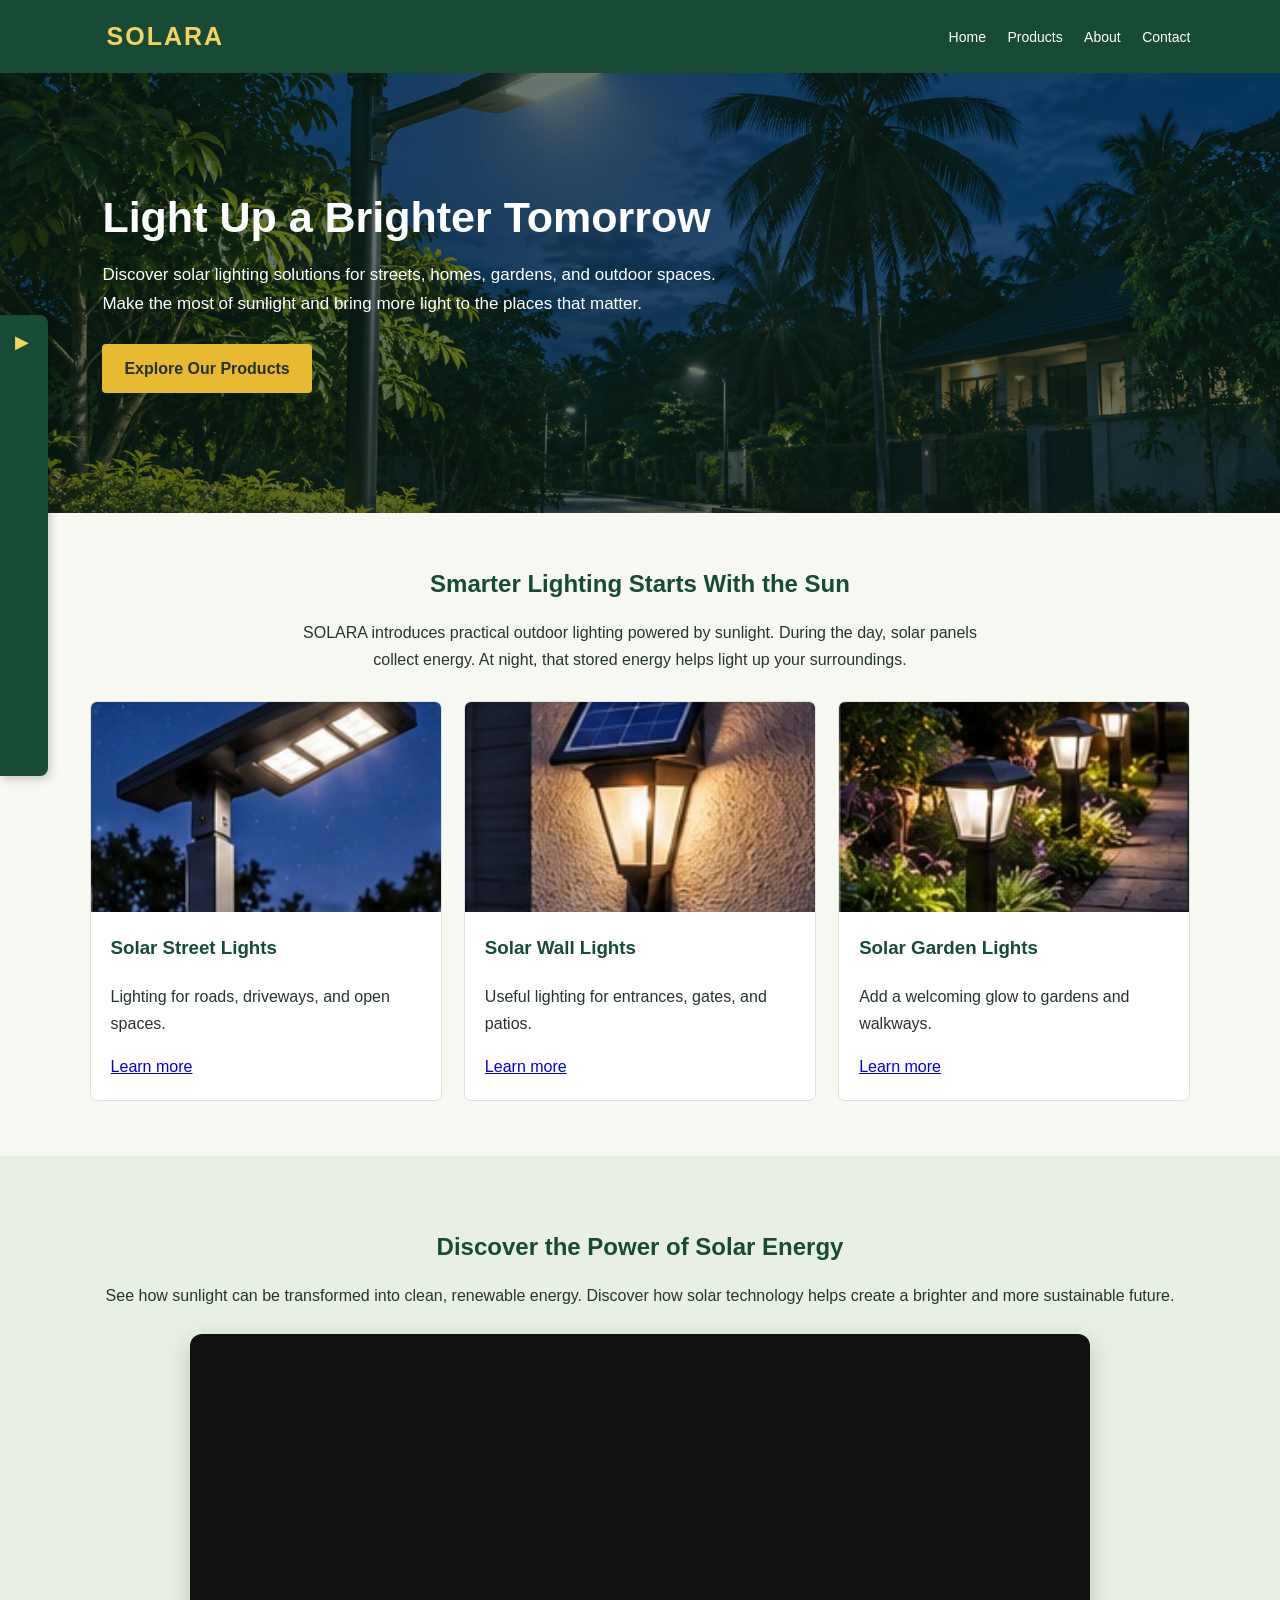
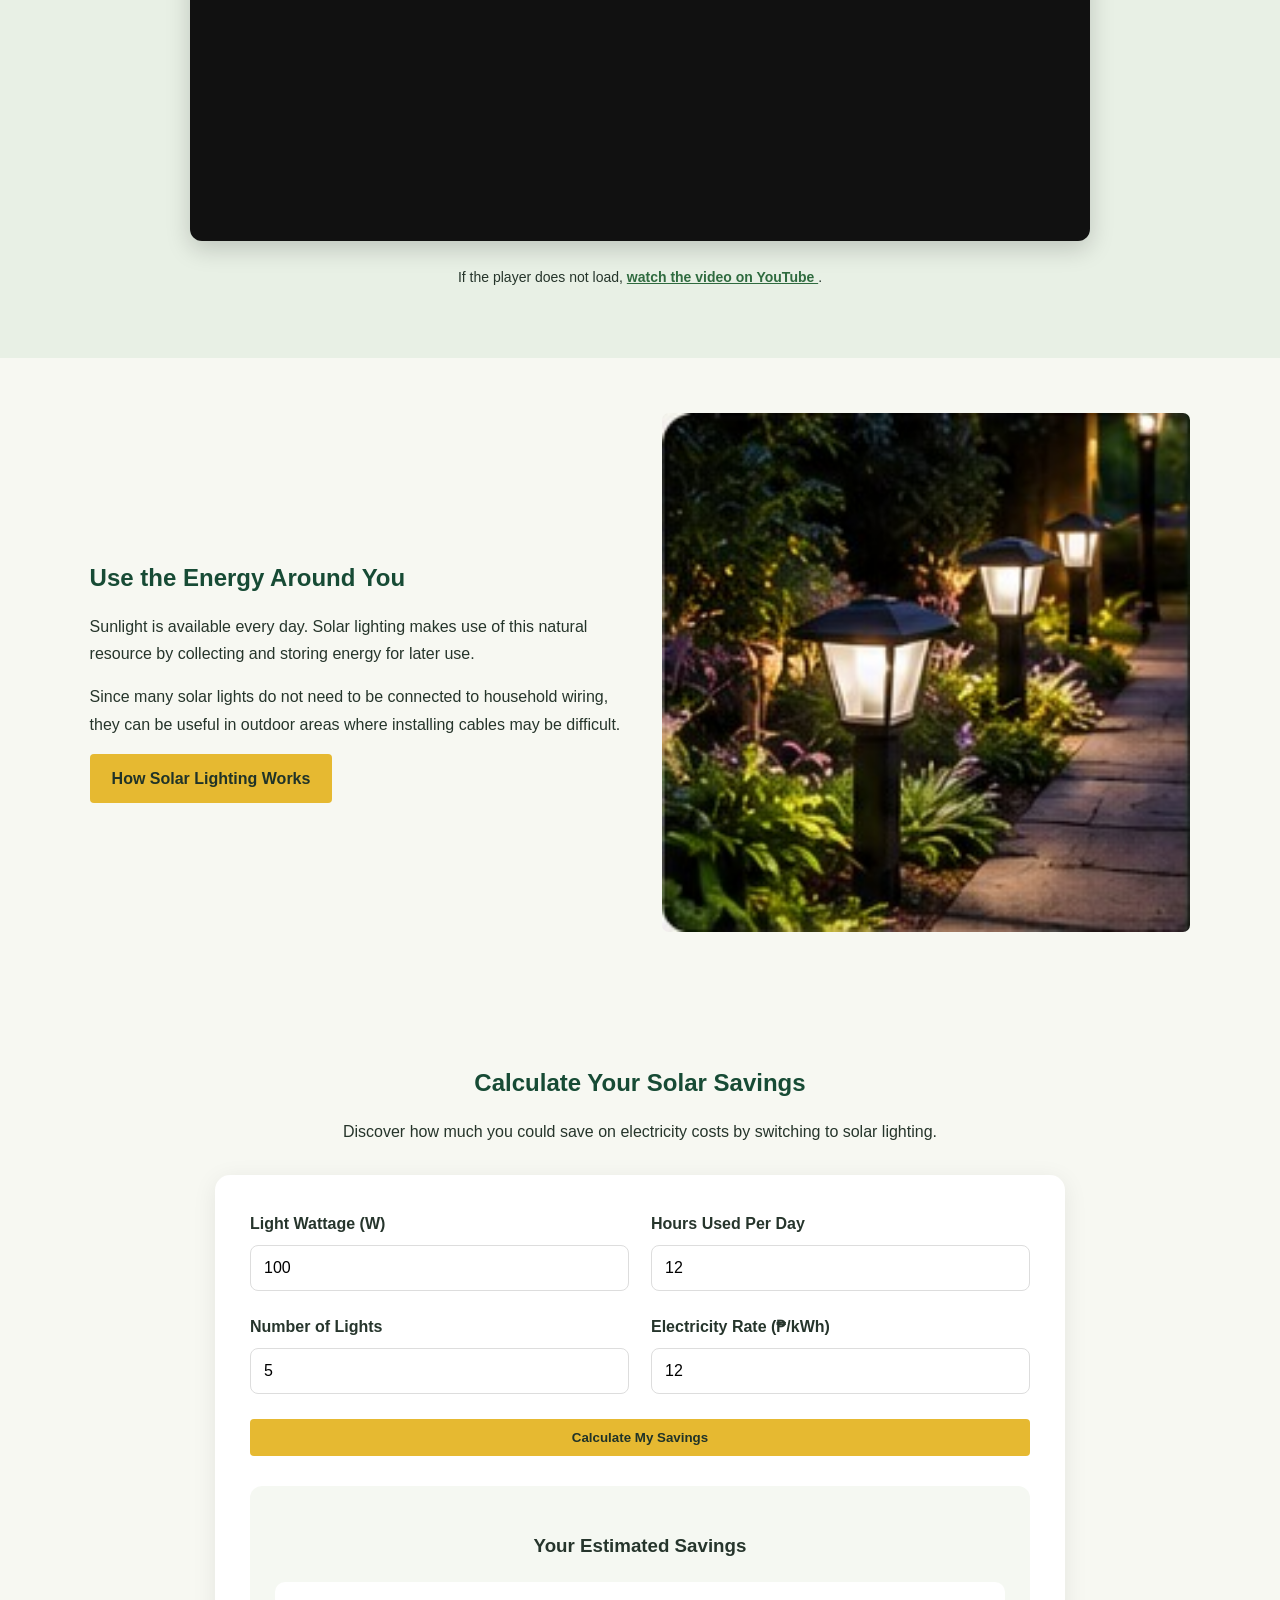
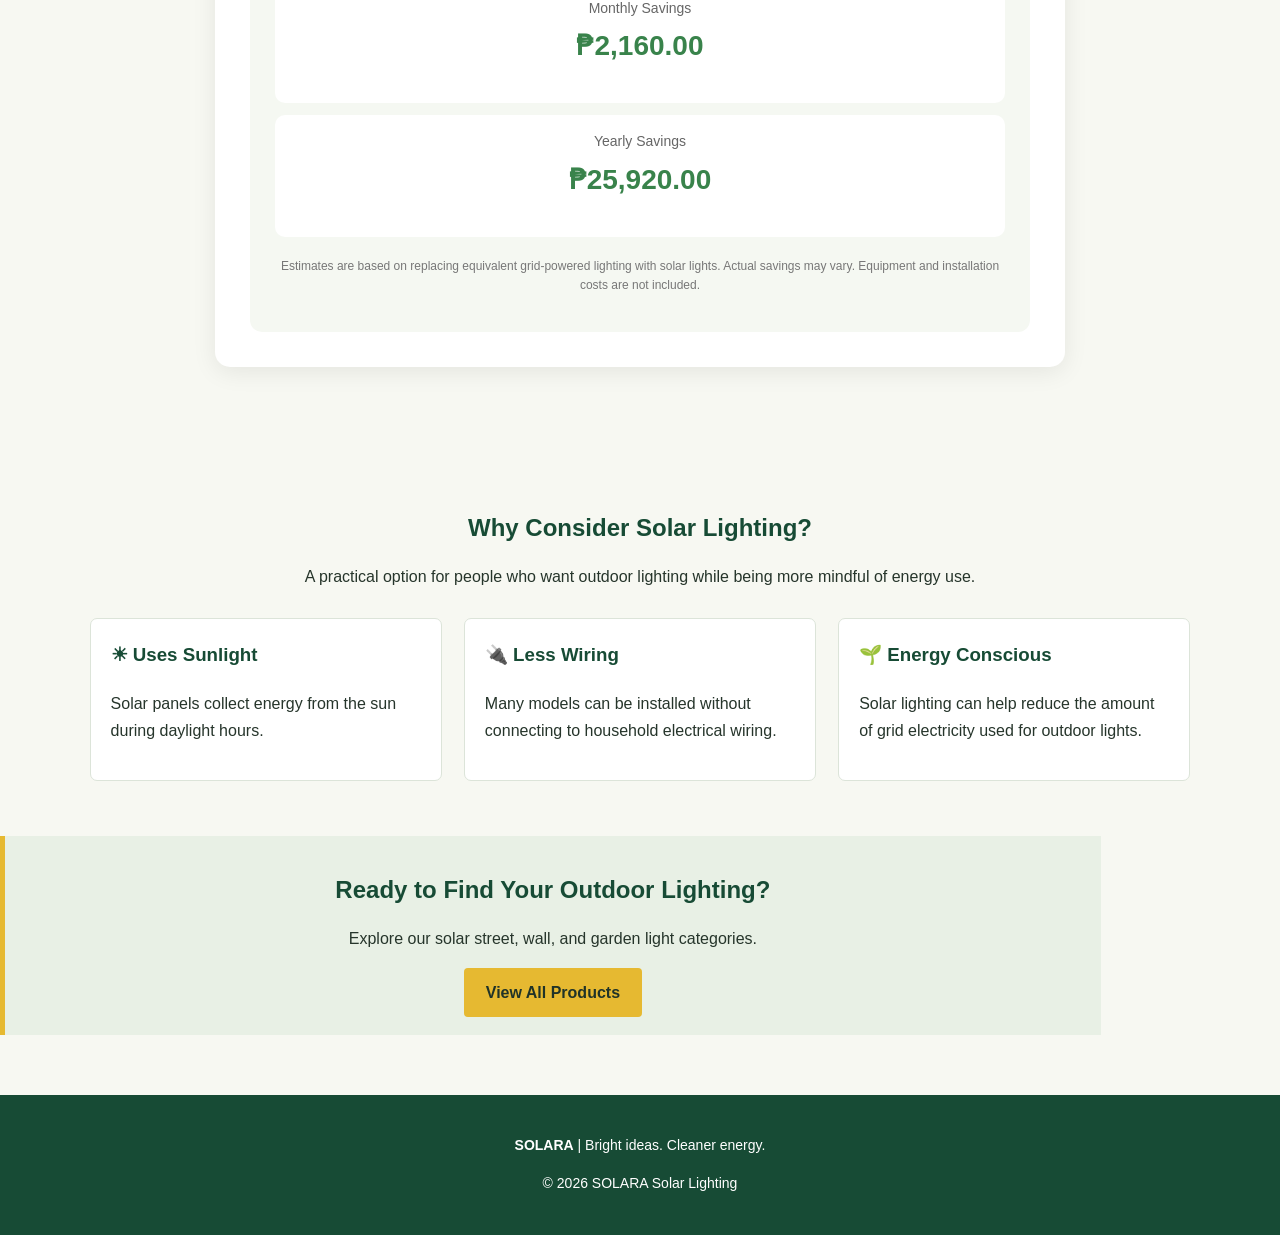
<file: index.html>
<html>
<head>
    <title>SOLARA | Solar Lighting</title>
    <link rel="stylesheet" href="style.css">
    <meta name="viewport" content="width=device-width, initial-scale=1.0">
</head>
<body>
<!-- Redeploy SOLARA website -->
<header>
    <nav>
        <a class="logo" href="index.html">SOLARA</a>
        <div>
            <a href="index.html">Home</a>
            <a href="products.html">Products</a>
            <a href="about.html">About</a>
            <a href="contact.html">Contact</a>
        </div>
    </nav>
</header>

<aside class="sidebar">
    <span class="sidebar-label">Explore</span>
    <img class="sidebar-photo" src="solar-sidebar.jpg" alt="Solar street light at dusk">
    <div class="sidebar-links">
        <a href="index.html">⌂ Home</a>
        <a href="products.html">▦ Products</a>
        <a href="streetlight.html">☀ Street Lights</a>
        <a href="walllight.html">▣ Wall Lights</a>
        <a href="gardenlight.html">✿ Garden Lights</a>
        <a href="about.html">ⓘ About Solar</a>
        <a href="contact.html">✉ Contact</a>
    </div>
</aside>

<section class="hero">
    <div class="hero-content">
        <h1>Light Up a Brighter Tomorrow</h1>
        <p>Discover solar lighting solutions for streets, homes, gardens, and outdoor spaces. Make the most of sunlight and bring more light to the places that matter.</p>
        <a class="button" href="products.html">Explore Our Products</a>
    </div>
</section>

<section class="container">
    <div class="section-intro">
        <h2>Smarter Lighting Starts With the Sun</h2>
        <p>SOLARA introduces practical outdoor lighting powered by sunlight. During the day, solar panels collect energy. At night, that stored energy helps light up your surroundings.</p>
    </div>
    <div class="cards">
        <div class="card">
            <img class="card-image" src="solar-street-card.jpg" alt="Solar street light">
            <div class="card-content">
                <h3>Solar Street Lights</h3>
                <p>Lighting for roads, driveways, and open spaces.</p>
                <a href="streetlight.html">Learn more</a>
            </div>
        </div>
        <div class="card">
            <img class="card-image" src="solar-wall.jpg" alt="Solar wall light illuminating an exterior wall">
            <div class="card-content">
                <h3>Solar Wall Lights</h3>
                <p>Useful lighting for entrances, gates, and patios.</p>
                <a href="walllight.html">Learn more</a>
            </div>
        </div>
        <div class="card">
            <img class="card-image" src="solar-garden.jpg" alt="Solar garden lights along a pathway">
            <div class="card-content">
                <h3>Solar Garden Lights</h3>
                <p>Add a welcoming glow to gardens and walkways.</p>
                <a href="gardenlight.html">Learn more</a>
            </div>
        </div>
    </div>
</section>

<!-- UPDATED YOUTUBE VIDEO SECTION -->
<section class="video-section">
    <h2>Discover the Power of Solar Energy</h2>
    <p>See how sunlight can be transformed into clean, renewable energy. Discover how solar technology helps create a brighter and more sustainable future.</p>

    <div class="video-frame">
        <iframe
            src="https://www.youtube-nocookie.com/embed/TzfnlPxCZv0"
            title="Solar Energy Video"
            loading="lazy"
            referrerpolicy="strict-origin-when-cross-origin"
            allow="accelerometer; autoplay; clipboard-write; encrypted-media; gyroscope; picture-in-picture; web-share"
            allowfullscreen>
        </iframe>
    </div>

    <p class="video-note">
        If the player does not load,
        <a href="https://www.youtube.com/watch?v=TzfnlPxCZv0" target="_blank" rel="noopener">
            watch the video on YouTube
        </a>.
    </p>
</section>

<section class="container">
    <div class="split">
        <div>
            <h2>Use the Energy Around You</h2>
            <p>Sunlight is available every day. Solar lighting makes use of this natural resource by collecting and storing energy for later use.</p>
            <p>Since many solar lights do not need to be connected to household wiring, they can be useful in outdoor areas where installing cables may be difficult.</p>
            <a class="button" href="about.html">How Solar Lighting Works</a>
        </div>
        <img src="solar-garden.jpg" alt="Solar garden lights illuminating a pathway">
    </div>
</section>
<section class="container calculator-section" id="calculator">

    <div class="section-intro">
        <h2>Calculate Your Solar Savings</h2>
        <p>Discover how much you could save on electricity costs by switching to solar lighting.</p>
    </div>

    <div class="calculator-box">

        <div class="calculator-inputs">

            <div class="calc-field">
                <label for="wattage">Light Wattage (W)</label>
                <input type="number" id="wattage" value="100" min="1">
            </div>

            <div class="calc-field">
                <label for="hours">Hours Used Per Day</label>
                <input type="number" id="hours" value="12" min="1" max="24">
            </div>

            <div class="calc-field">
                <label for="quantity">Number of Lights</label>
                <input type="number" id="quantity" value="5" min="1">
            </div>

            <div class="calc-field">
                <label for="rate">Electricity Rate (₱/kWh)</label>
                <input type="number" id="rate" value="12" min="0.01" step="0.01">
            </div>

        </div>

        <button type="button" class="button calculate-btn" id="calculateBtn">
            Calculate My Savings
        </button>

        <div class="calculator-results">

            <h3>Your Estimated Savings</h3>

            <div class="savings-amount">
                <span>Monthly Savings</span>
                <h2 id="monthlySavings">₱2,160.00</h2>
            </div>

            <div class="savings-amount">
                <span>Yearly Savings</span>
                <h2 id="yearlySavings">₱25,920.00</h2>
            </div>

            <p class="calculator-note">
                Estimates are based on replacing equivalent grid-powered
                lighting with solar lights. Actual savings may vary.
                Equipment and installation costs are not included.
            </p>

        </div>

    </div>

</section>
    
<section class="container">
    <div class="section-intro">
        <h2>Why Consider Solar Lighting?</h2>
        <p>A practical option for people who want outdoor lighting while being more mindful of energy use.</p>
    </div>
    <div class="cards">
        <div class="card">
            <div class="card-content">
                <h3>☀ Uses Sunlight</h3>
                <p>Solar panels collect energy from the sun during daylight hours.</p>
            </div>
        </div>
        <div class="card">
            <div class="card-content">
                <h3>🔌 Less Wiring</h3>
                <p>Many models can be installed without connecting to household electrical wiring.</p>
            </div>
        </div>
        <div class="card">
            <div class="card-content">
                <h3>🌱 Energy Conscious</h3>
                <p>Solar lighting can help reduce the amount of grid electricity used for outdoor lights.</p>
            </div>
        </div>
    </div>
</section>

<section class="container info center">
    <h2>Ready to Find Your Outdoor Lighting?</h2>
    <p>Explore our solar street, wall, and garden light categories.</p>
    <a class="button" href="products.html">View All Products</a>
</section>

<footer>
    <p><strong>SOLARA</strong> | Bright ideas. Cleaner energy.</p>
    <p>© 2026 SOLARA Solar Lighting</p>
</footer>
<script src="script.js"></script>
</body>
</html>
</file>
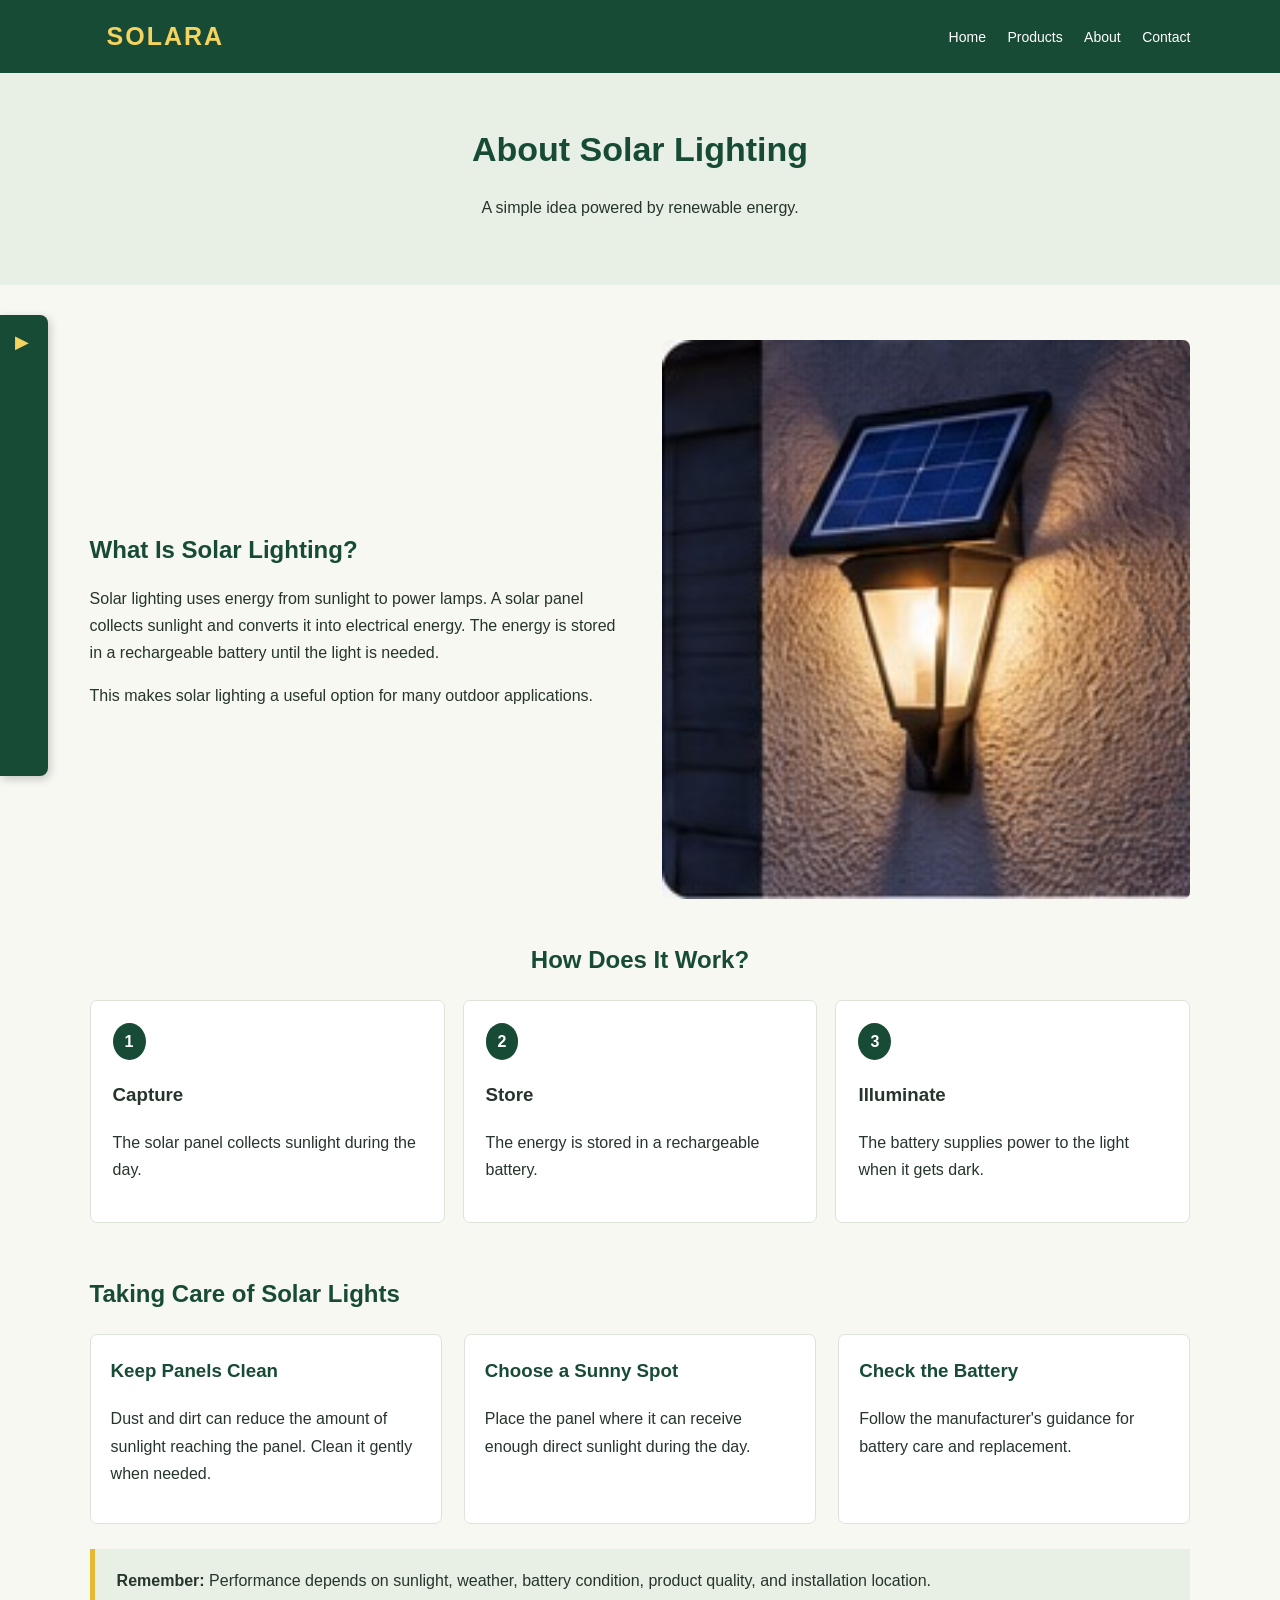
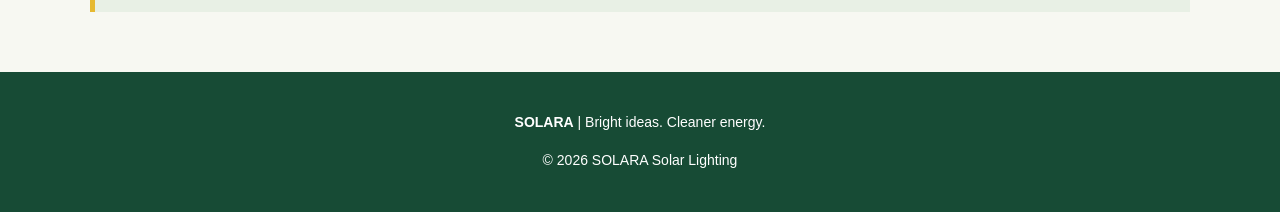
<file: about.html>
<html>
<head>
    <title>SOLARA | Solar Lighting</title>
    <link rel="stylesheet" href="style.css">
    <meta name="viewport" content="width=device-width, initial-scale=1.0">
</head>
<body>


<header>
    <nav>
        <a class="logo" href="index.html">SOLARA</a>
        <div>
            <a href="index.html">Home</a>
            <a href="products.html">Products</a>
            <a href="about.html">About</a>
            <a href="contact.html">Contact</a>
        </div>
    </nav>
</header>


<aside class="sidebar">
    <span class="sidebar-label">☰ Explore</span>
    <img class="sidebar-photo" src="solar-sidebar.jpg" alt="Solar street light at dusk">
    <div class="sidebar-links">
        <a href="index.html">⌂ Home</a>
        <a href="products.html">▦ Products</a>
        <a href="streetlight.html">☀ Street Lights</a>
        <a href="walllight.html">▣ Wall Lights</a>
        <a href="gardenlight.html">✿ Garden Lights</a>
        <a href="about.html">ⓘ About Solar</a>
        <a href="contact.html">✉ Contact</a>
    </div>
</aside>

<section class="page-banner"><h1>About Solar Lighting</h1><p>A simple idea powered by renewable energy.</p></section>
<section class="container">
    <div class="split">
        <div><h2>What Is Solar Lighting?</h2><p>Solar lighting uses energy from sunlight to power lamps. A solar panel collects sunlight and converts it into electrical energy. The energy is stored in a rechargeable battery until the light is needed.</p><p>This makes solar lighting a useful option for many outdoor applications.</p></div>
        <img src="solar-wall.jpg" alt="Solar wall lamp glowing outside a home">
    </div>
    <h2 class="center">How Does It Work?</h2>
    <div class="steps">
        <div class="step"><span class="step-number">1</span><h3>Capture</h3><p>The solar panel collects sunlight during the day.</p></div>
        <div class="step"><span class="step-number">2</span><h3>Store</h3><p>The energy is stored in a rechargeable battery.</p></div>
        <div class="step"><span class="step-number">3</span><h3>Illuminate</h3><p>The battery supplies power to the light when it gets dark.</p></div>
    </div>
</section>
<section class="container">
    <h2>Taking Care of Solar Lights</h2>
    <div class="cards">
        <div class="card"><div class="card-content"><h3>Keep Panels Clean</h3><p>Dust and dirt can reduce the amount of sunlight reaching the panel. Clean it gently when needed.</p></div></div>
        <div class="card"><div class="card-content"><h3>Choose a Sunny Spot</h3><p>Place the panel where it can receive enough direct sunlight during the day.</p></div></div>
        <div class="card"><div class="card-content"><h3>Check the Battery</h3><p>Follow the manufacturer's guidance for battery care and replacement.</p></div></div>
    </div>
    <div class="info"><strong>Remember:</strong> Performance depends on sunlight, weather, battery condition, product quality, and installation location.</div>
</section>

<footer>
    <p><strong>SOLARA</strong> | Bright ideas. Cleaner energy.</p>
    <p>© 2026 SOLARA Solar Lighting</p>
</footer>


</body>
</html>
</file>
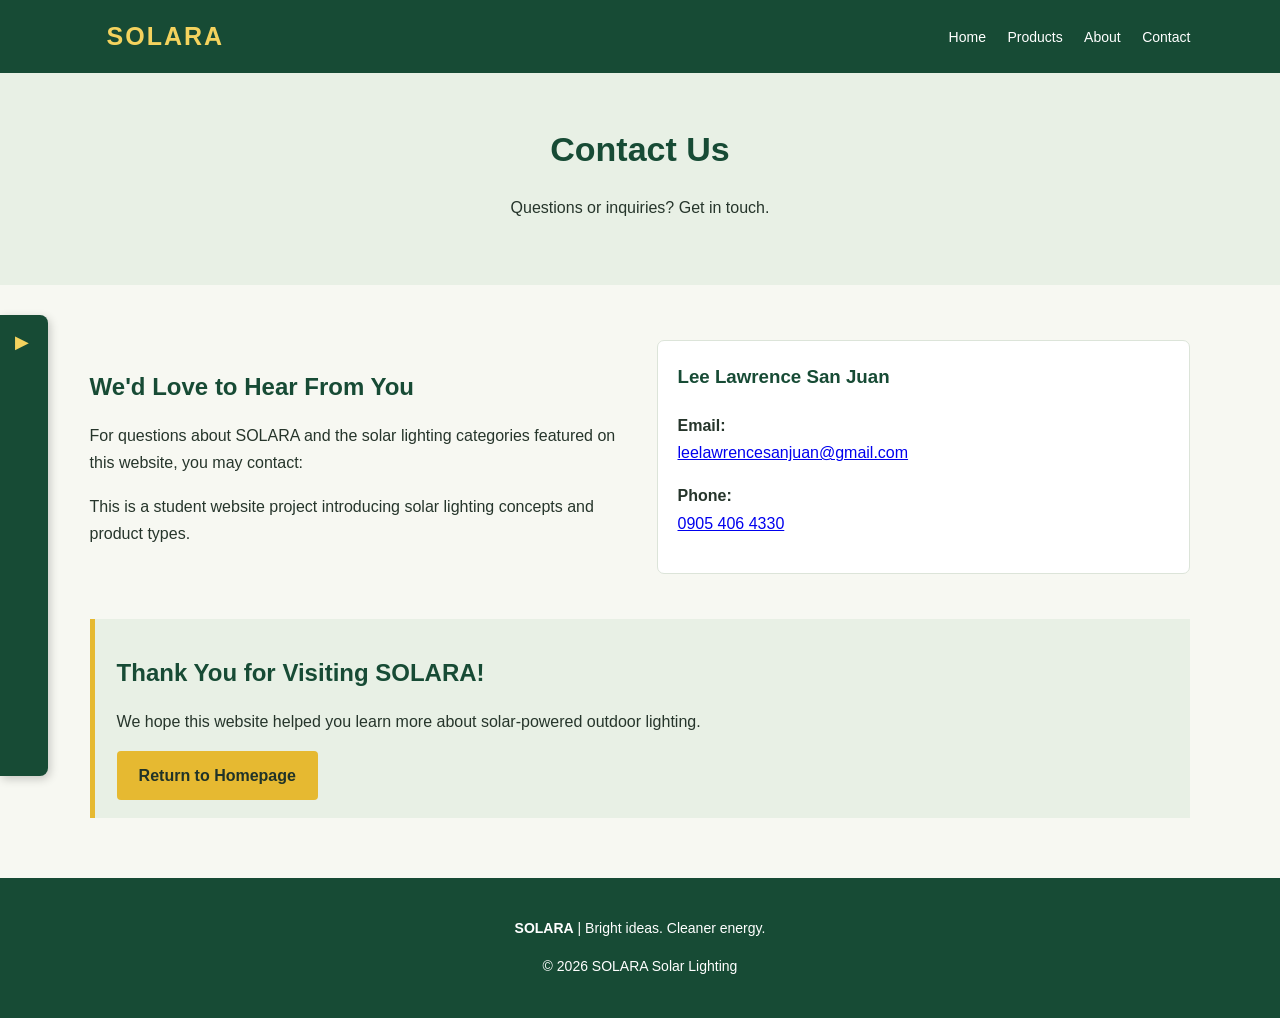
<file: contact.html>
<html>
<head>
    <title>SOLARA | Solar Lighting</title>
    <link rel="stylesheet" href="style.css">
    <meta name="viewport" content="width=device-width, initial-scale=1.0">
</head>
<body>


<header>
    <nav>
        <a class="logo" href="index.html">SOLARA</a>
        <div>
            <a href="index.html">Home</a>
            <a href="products.html">Products</a>
            <a href="about.html">About</a>
            <a href="contact.html">Contact</a>
        </div>
    </nav>
</header>


<aside class="sidebar">
    <span class="sidebar-label">☰ Explore</span>
    <img class="sidebar-photo" src="solar-sidebar.jpg" alt="Solar street light at dusk">
    <div class="sidebar-links">
        <a href="index.html">⌂ Home</a>
        <a href="products.html">▦ Products</a>
        <a href="streetlight.html">☀ Street Lights</a>
        <a href="walllight.html">▣ Wall Lights</a>
        <a href="gardenlight.html">✿ Garden Lights</a>
        <a href="about.html">ⓘ About Solar</a>
        <a href="contact.html">✉ Contact</a>
    </div>
</aside>

<section class="page-banner"><h1>Contact Us</h1><p>Questions or inquiries? Get in touch.</p></section>
<section class="container">
    <div class="split">
        <div><h2>We'd Love to Hear From You</h2><p>For questions about SOLARA and the solar lighting categories featured on this website, you may contact:</p><p>This is a student website project introducing solar lighting concepts and product types.</p></div>
        <div class="card"><div class="card-content"><h3>Lee Lawrence San Juan</h3><p><strong>Email:</strong><br><a href="mailto:leelawrencesanjuan@gmail.com">leelawrencesanjuan@gmail.com</a></p><p><strong>Phone:</strong><br><a href="tel:09054064330">0905 406 4330</a></p></div></div>
    </div>
    <div class="info"><h2>Thank You for Visiting SOLARA!</h2><p>We hope this website helped you learn more about solar-powered outdoor lighting.</p><a class="button" href="index.html">Return to Homepage</a></div>
</section>

<footer>
    <p><strong>SOLARA</strong> | Bright ideas. Cleaner energy.</p>
    <p>© 2026 SOLARA Solar Lighting</p>
</footer>


</body>
</html>
</file>
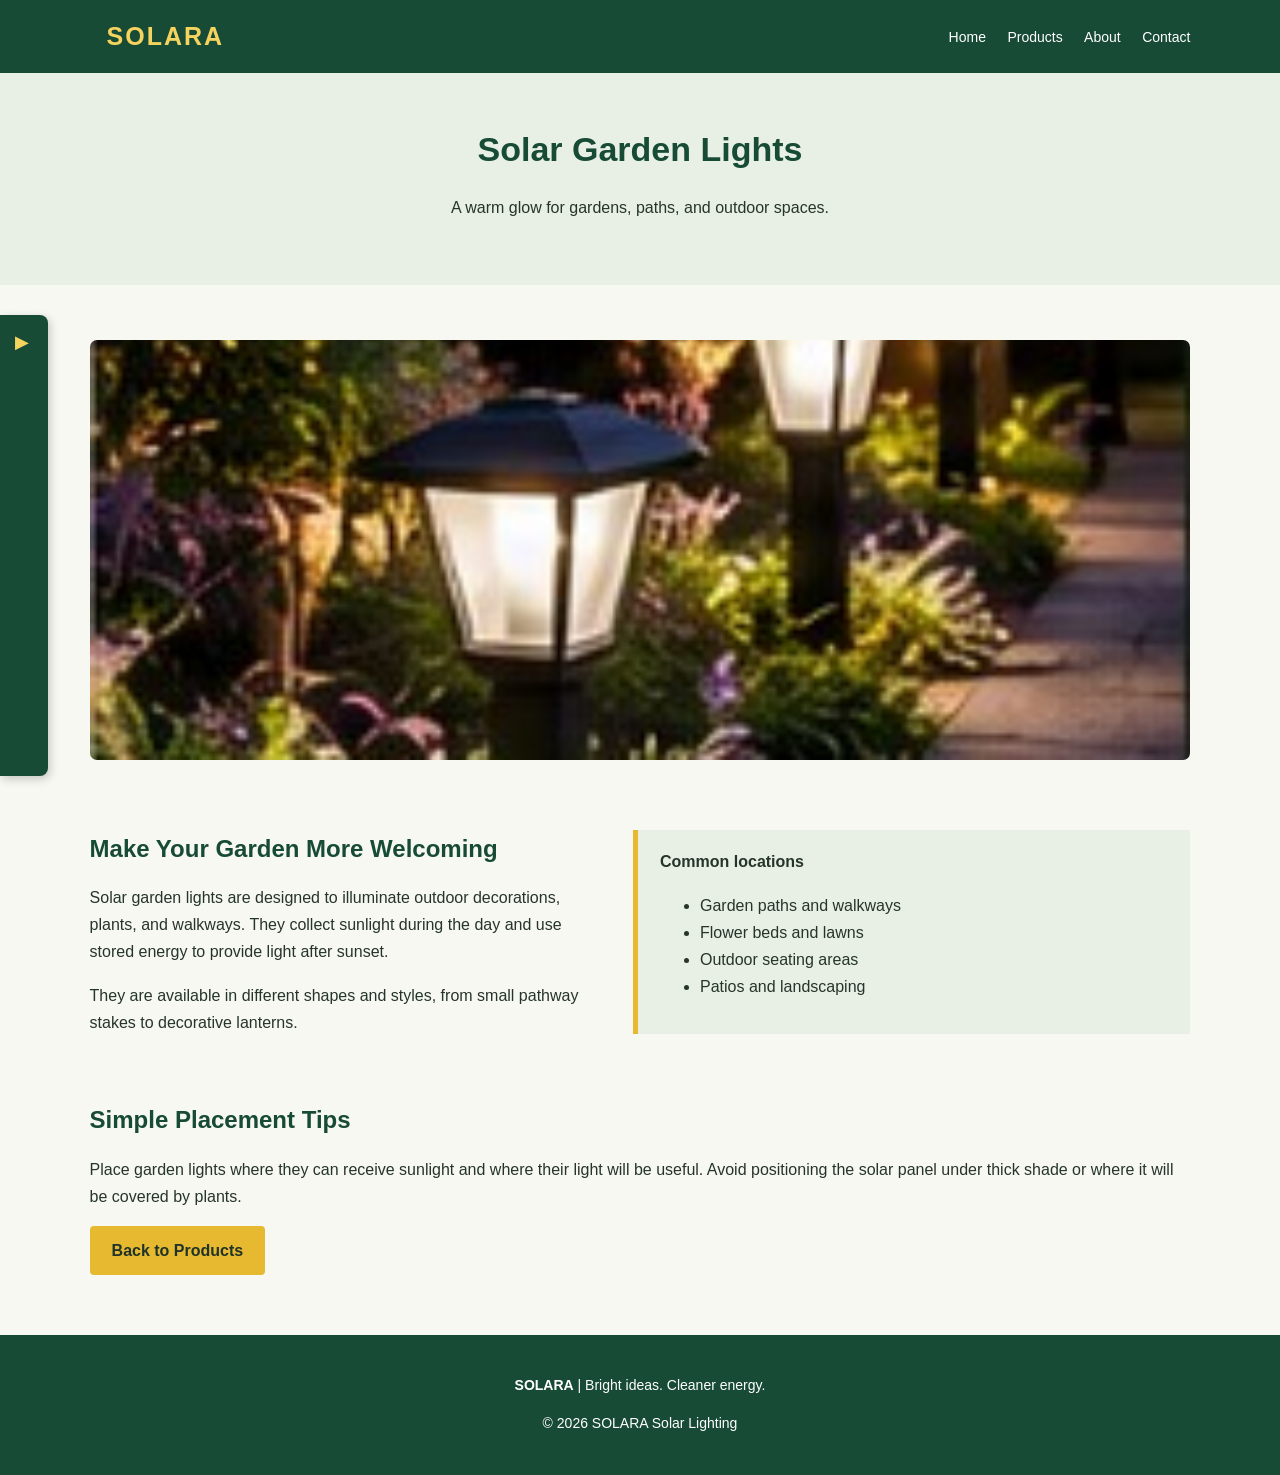
<file: gardenlight.html>
<html>
<head>
    <title>SOLARA | Solar Lighting</title>
    <link rel="stylesheet" href="style.css">
    <meta name="viewport" content="width=device-width, initial-scale=1.0">
</head>
<body>


<header>
    <nav>
        <a class="logo" href="index.html">SOLARA</a>
        <div>
            <a href="index.html">Home</a>
            <a href="products.html">Products</a>
            <a href="about.html">About</a>
            <a href="contact.html">Contact</a>
        </div>
    </nav>
</header>


<aside class="sidebar">
    <span class="sidebar-label">☰ Explore</span>
    <img class="sidebar-photo" src="solar-sidebar.jpg" alt="Solar street light at dusk">
    <div class="sidebar-links">
        <a href="index.html">⌂ Home</a>
        <a href="products.html">▦ Products</a>
        <a href="streetlight.html">☀ Street Lights</a>
        <a href="walllight.html">▣ Wall Lights</a>
        <a href="gardenlight.html">✿ Garden Lights</a>
        <a href="about.html">ⓘ About Solar</a>
        <a href="contact.html">✉ Contact</a>
    </div>
</aside>

<section class="page-banner"><h1>Solar Garden Lights</h1><p>A warm glow for gardens, paths, and outdoor spaces.</p></section>
<section class="container">
    <img class="photo" src="solar-garden.jpg" alt="Solar pathway lights in a garden">
    <div class="split">
        <div><h2>Make Your Garden More Welcoming</h2><p>Solar garden lights are designed to illuminate outdoor decorations, plants, and walkways. They collect sunlight during the day and use stored energy to provide light after sunset.</p><p>They are available in different shapes and styles, from small pathway stakes to decorative lanterns.</p></div>
        <div class="info"><strong>Common locations</strong><ul><li>Garden paths and walkways</li><li>Flower beds and lawns</li><li>Outdoor seating areas</li><li>Patios and landscaping</li></ul></div>
    </div>
    <h2>Simple Placement Tips</h2>
    <p>Place garden lights where they can receive sunlight and where their light will be useful. Avoid positioning the solar panel under thick shade or where it will be covered by plants.</p>
    <p><a class="button" href="products.html">Back to Products</a></p>
</section>

<footer>
    <p><strong>SOLARA</strong> | Bright ideas. Cleaner energy.</p>
    <p>© 2026 SOLARA Solar Lighting</p>
</footer>


</body>
</html>
</file>
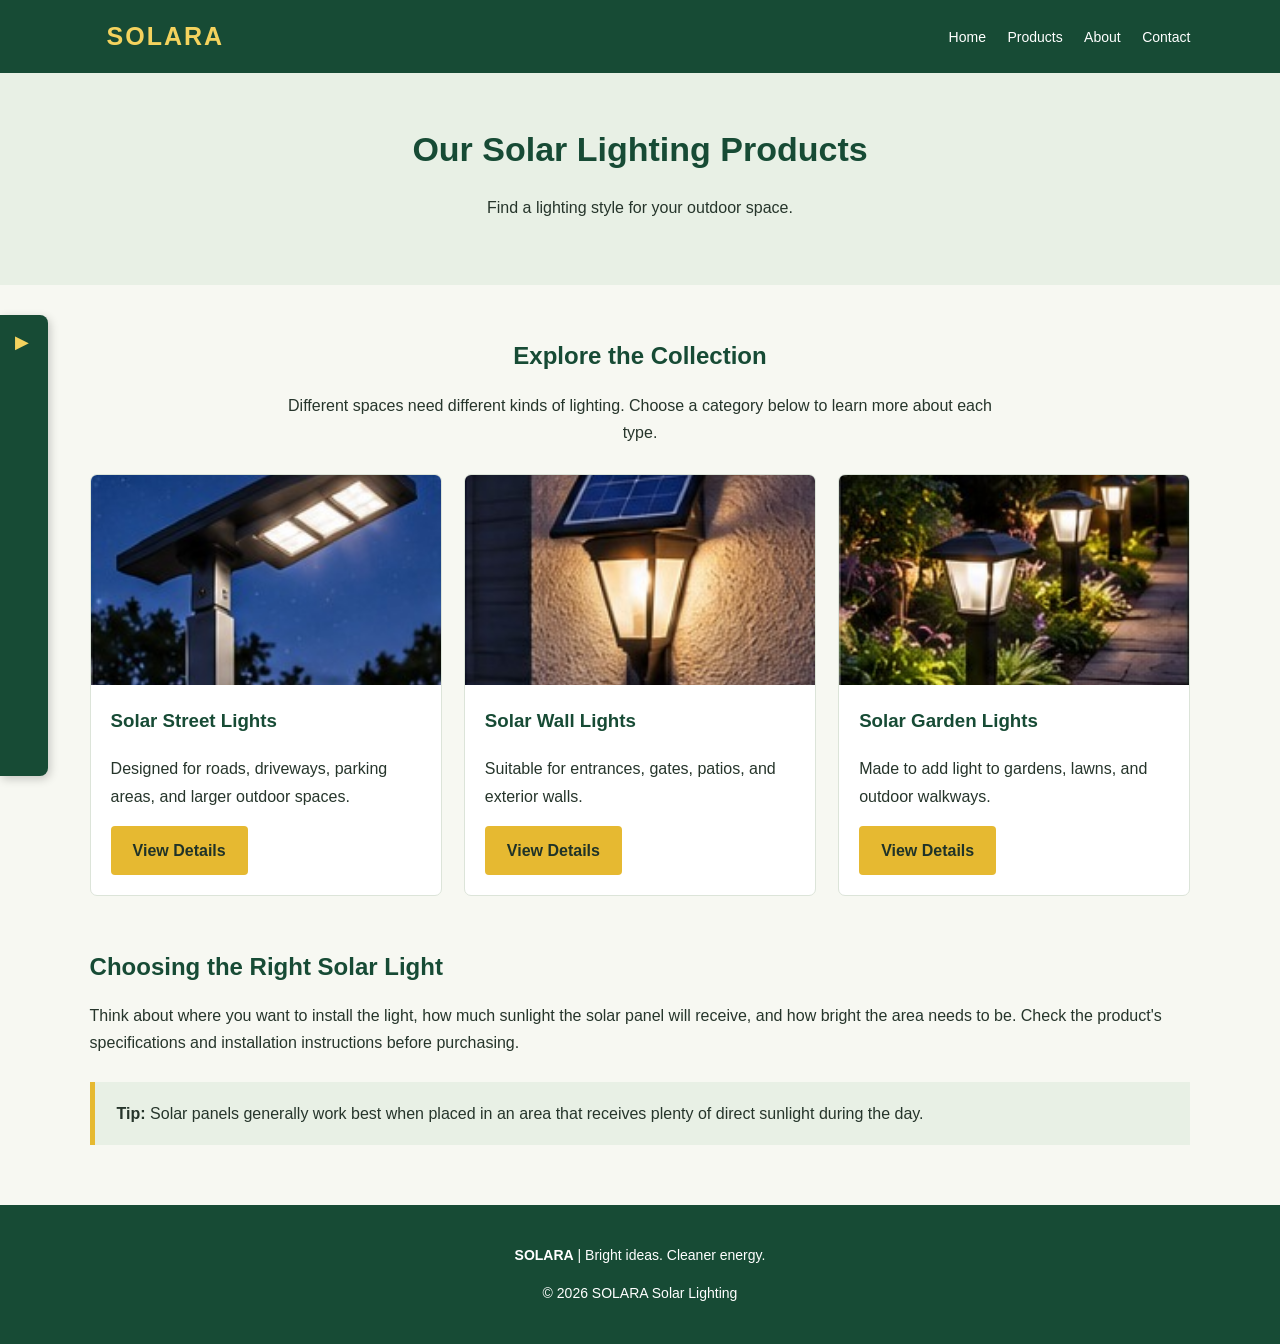
<file: products.html>
<html>
<head>
    <title>SOLARA | Solar Lighting</title>
    <link rel="stylesheet" href="style.css">
    <meta name="viewport" content="width=device-width, initial-scale=1.0">
</head>
<body>


<header>
    <nav>
        <a class="logo" href="index.html">SOLARA</a>
        <div>
            <a href="index.html">Home</a>
            <a href="products.html">Products</a>
            <a href="about.html">About</a>
            <a href="contact.html">Contact</a>
        </div>
    </nav>
</header>


<aside class="sidebar">
    <span class="sidebar-label">☰ Explore</span>
    <img class="sidebar-photo" src="solar-sidebar.jpg" alt="Solar street light at dusk">
    <div class="sidebar-links">
        <a href="index.html">⌂ Home</a>
        <a href="products.html">▦ Products</a>
        <a href="streetlight.html">☀ Street Lights</a>
        <a href="walllight.html">▣ Wall Lights</a>
        <a href="gardenlight.html">✿ Garden Lights</a>
        <a href="about.html">ⓘ About Solar</a>
        <a href="contact.html">✉ Contact</a>
    </div>
</aside>

<section class="page-banner"><h1>Our Solar Lighting Products</h1><p>Find a lighting style for your outdoor space.</p></section>
<section class="container">
    <div class="section-intro"><h2>Explore the Collection</h2><p>Different spaces need different kinds of lighting. Choose a category below to learn more about each type.</p></div>
    <div class="cards">
        <div class="card"><img class="card-image" src="solar-street-card.jpg" alt="Solar street light"><div class="card-content"><h3>Solar Street Lights</h3><p>Designed for roads, driveways, parking areas, and larger outdoor spaces.</p><a class="button" href="streetlight.html">View Details</a></div></div>
        <div class="card"><img class="card-image" src="solar-wall.jpg" alt="Solar wall light"><div class="card-content"><h3>Solar Wall Lights</h3><p>Suitable for entrances, gates, patios, and exterior walls.</p><a class="button" href="walllight.html">View Details</a></div></div>
        <div class="card"><img class="card-image" src="solar-garden.jpg" alt="Solar garden lights"><div class="card-content"><h3>Solar Garden Lights</h3><p>Made to add light to gardens, lawns, and outdoor walkways.</p><a class="button" href="gardenlight.html">View Details</a></div></div>
    </div>
</section>
<section class="container">
    <h2>Choosing the Right Solar Light</h2>
    <p>Think about where you want to install the light, how much sunlight the solar panel will receive, and how bright the area needs to be. Check the product's specifications and installation instructions before purchasing.</p>
    <div class="info"><strong>Tip:</strong> Solar panels generally work best when placed in an area that receives plenty of direct sunlight during the day.</div>
</section>

<footer>
    <p><strong>SOLARA</strong> | Bright ideas. Cleaner energy.</p>
    <p>© 2026 SOLARA Solar Lighting</p>
</footer>


</body>
</html>
</file>
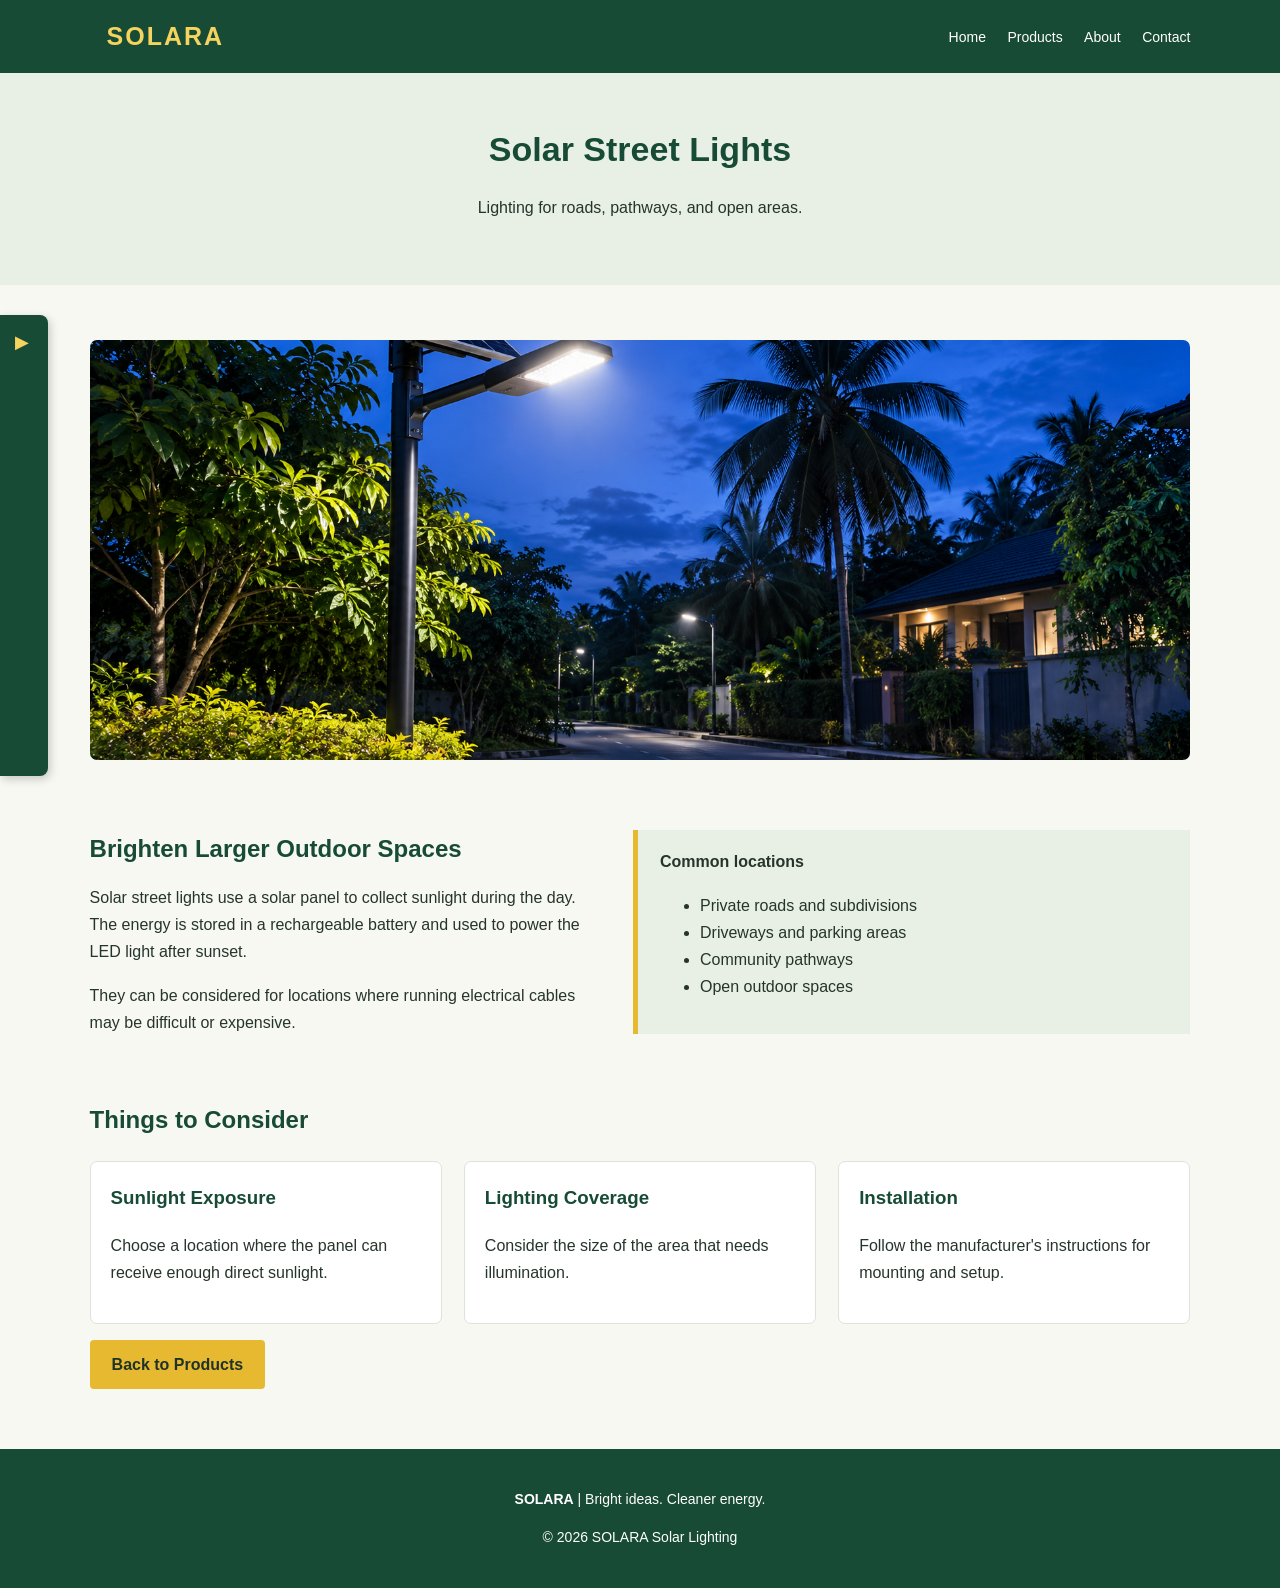
<file: streetlight.html>
<html>
<head>
    <title>SOLARA | Solar Lighting</title>
    <link rel="stylesheet" href="style.css">
    <meta name="viewport" content="width=device-width, initial-scale=1.0">
</head>
<body>


<header>
    <nav>
        <a class="logo" href="index.html">SOLARA</a>
        <div>
            <a href="index.html">Home</a>
            <a href="products.html">Products</a>
            <a href="about.html">About</a>
            <a href="contact.html">Contact</a>
        </div>
    </nav>
</header>


<aside class="sidebar">
    <span class="sidebar-label">☰ Explore</span>
    <img class="sidebar-photo" src="solar-sidebar.jpg" alt="Solar street light at dusk">
    <div class="sidebar-links">
        <a href="index.html">⌂ Home</a>
        <a href="products.html">▦ Products</a>
        <a href="streetlight.html">☀ Street Lights</a>
        <a href="walllight.html">▣ Wall Lights</a>
        <a href="gardenlight.html">✿ Garden Lights</a>
        <a href="about.html">ⓘ About Solar</a>
        <a href="contact.html">✉ Contact</a>
    </div>
</aside>

<section class="page-banner"><h1>Solar Street Lights</h1><p>Lighting for roads, pathways, and open areas.</p></section>
<section class="container">
    <img class="photo" src="solar-street.jpg" alt="Solar street light illuminating a tropical road at dusk">
    <div class="split">
        <div><h2>Brighten Larger Outdoor Spaces</h2><p>Solar street lights use a solar panel to collect sunlight during the day. The energy is stored in a rechargeable battery and used to power the LED light after sunset.</p><p>They can be considered for locations where running electrical cables may be difficult or expensive.</p></div>
        <div class="info"><strong>Common locations</strong><ul><li>Private roads and subdivisions</li><li>Driveways and parking areas</li><li>Community pathways</li><li>Open outdoor spaces</li></ul></div>
    </div>
    <h2>Things to Consider</h2>
    <div class="cards"><div class="card"><div class="card-content"><h3>Sunlight Exposure</h3><p>Choose a location where the panel can receive enough direct sunlight.</p></div></div><div class="card"><div class="card-content"><h3>Lighting Coverage</h3><p>Consider the size of the area that needs illumination.</p></div></div><div class="card"><div class="card-content"><h3>Installation</h3><p>Follow the manufacturer's instructions for mounting and setup.</p></div></div></div>
    <p><a class="button" href="products.html">Back to Products</a></p>
</section>

<footer>
    <p><strong>SOLARA</strong> | Bright ideas. Cleaner energy.</p>
    <p>© 2026 SOLARA Solar Lighting</p>
</footer>


</body>
</html>
</file>
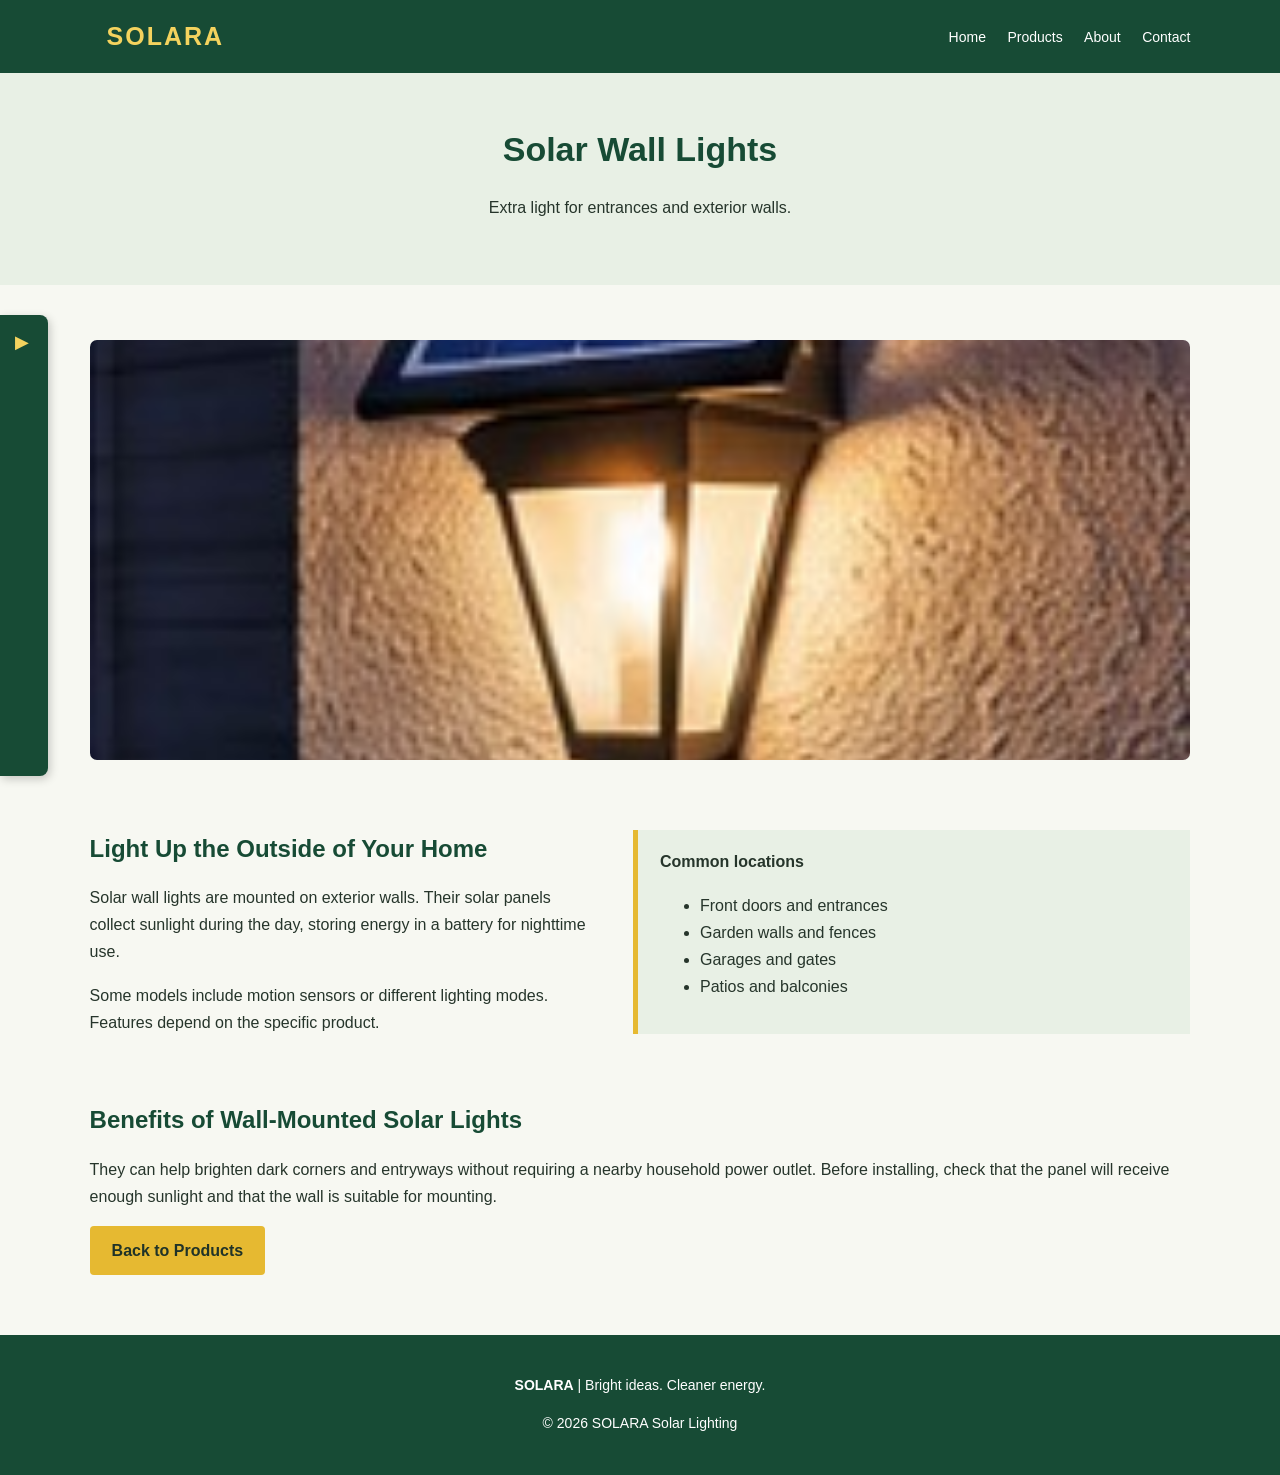
<file: walllight.html>
<html>
<head>
    <title>SOLARA | Solar Lighting</title>
    <link rel="stylesheet" href="style.css">
    <meta name="viewport" content="width=device-width, initial-scale=1.0">
</head>
<body>


<header>
    <nav>
        <a class="logo" href="index.html">SOLARA</a>
        <div>
            <a href="index.html">Home</a>
            <a href="products.html">Products</a>
            <a href="about.html">About</a>
            <a href="contact.html">Contact</a>
        </div>
    </nav>
</header>


<aside class="sidebar">
    <span class="sidebar-label">☰ Explore</span>
    <img class="sidebar-photo" src="solar-sidebar.jpg" alt="Solar street light at dusk">
    <div class="sidebar-links">
        <a href="index.html">⌂ Home</a>
        <a href="products.html">▦ Products</a>
        <a href="streetlight.html">☀ Street Lights</a>
        <a href="walllight.html">▣ Wall Lights</a>
        <a href="gardenlight.html">✿ Garden Lights</a>
        <a href="about.html">ⓘ About Solar</a>
        <a href="contact.html">✉ Contact</a>
    </div>
</aside>

<section class="page-banner"><h1>Solar Wall Lights</h1><p>Extra light for entrances and exterior walls.</p></section>
<section class="container">
    <img class="photo" src="solar-wall.jpg" alt="Warm outdoor wall lamp on a house exterior">
    <div class="split">
        <div><h2>Light Up the Outside of Your Home</h2><p>Solar wall lights are mounted on exterior walls. Their solar panels collect sunlight during the day, storing energy in a battery for nighttime use.</p><p>Some models include motion sensors or different lighting modes. Features depend on the specific product.</p></div>
        <div class="info"><strong>Common locations</strong><ul><li>Front doors and entrances</li><li>Garden walls and fences</li><li>Garages and gates</li><li>Patios and balconies</li></ul></div>
    </div>
    <h2>Benefits of Wall-Mounted Solar Lights</h2>
    <p>They can help brighten dark corners and entryways without requiring a nearby household power outlet. Before installing, check that the panel will receive enough sunlight and that the wall is suitable for mounting.</p>
    <p><a class="button" href="products.html">Back to Products</a></p>
</section>

<footer>
    <p><strong>SOLARA</strong> | Bright ideas. Cleaner energy.</p>
    <p>© 2026 SOLARA Solar Lighting</p>
</footer>


</body>
</html>
</file>
<file: style.css>
* {
    box-sizing: border-box;
}

body {
    margin: 0;
    font-family: Arial, sans-serif;
    background: #f7f8f2;
    color: #26352b;
    line-height: 1.7;
}

header {
    background: #174b35;
    padding: 15px 7%;
    position: sticky;
    top: 0;
    z-index: 10;
}

nav {
    display: flex;
    justify-content: space-between;
    align-items: center;
    flex-wrap: wrap;
    gap: 12px;
}

.logo {
    color: #f4d35e;
    font-size: 25px;
    font-weight: bold;
    text-decoration: none;
    letter-spacing: 2px;
}

nav a {
    color: white;
    text-decoration: none;
    margin-left: 17px;
    font-size: 14px;
}

nav a:hover {
    color: #f4d35e;
}

.sidebar {
    position: fixed;
    left: 0;
    top: 35%;
    width: 48px;
    background: #174b35;
    color: white;
    border-radius: 0 8px 8px 0;
    overflow: hidden;
    z-index: 20;
    transition: width 0.3s ease;
    box-shadow: 2px 3px 10px rgba(0, 0, 0, 0.2);
}

.sidebar:hover {
    width: 220px;
}
.sidebar-label,
.sidebar-photo,
.sidebar-links {
    opacity: 0;
    visibility: hidden;
    transition: opacity 0.3s ease, visibility 0.3s ease;
}


.sidebar:hover .sidebar-label,
.sidebar:hover .sidebar-photo,
.sidebar:hover .sidebar-links {
    opacity: 1;
    visibility: visible;
}

.sidebar-label {
    display: block;
    padding: 13px 15px 13px 42px;
    white-space: nowrap;
    font-weight: bold;
}

.sidebar-photo {
    width: 220px;
    height: 115px;
    object-fit: cover;
    display: block;
}

.sidebar-links a {
    display: block;
    color: white;
    text-decoration: none;
    padding: 9px 15px;
    white-space: nowrap;
    font-size: 14px;
}

.sidebar::before {
    content: "▶";
    position: absolute;
    top: 12px;
    left: 15px;
    color: #f4d35e;
    font-size: 18px;
    pointer-events: none;
    transition: transform 0.3s ease;
}

/* Rotate arrow when expanded */
.sidebar:hover::before {
    transform: rotate(180deg);

}

.hero {
    min-height: 440px;
    padding: 85px 8%;
    display: flex;
    align-items: center;
    color: white;
    background:
        linear-gradient(rgba(10, 35, 23, 0.62), rgba(10, 35, 23, 0.62)),
        url("solar-street.jpg");
    background-size: cover;
    background-position: center;
}

.hero-content {
    max-width: 650px;
}

.hero h1 {
    font-size: 43px;
    line-height: 1.2;
    margin: 0 0 15px;
}

.hero p {
    font-size: 17px;
    margin-bottom: 25px;
}

.button {
    display: inline-block;
    background: #e6b931;
    color: #203328;
    padding: 11px 22px;
    border-radius: 4px;
    text-decoration: none;
    font-weight: bold;
}

.button:hover {
    background: #f4d35e;
}

.container {
    width: 86%;
    max-width: 1120px;
    margin: 55px auto;
}

.center {
    text-align: center;
}

.section-intro {
    max-width: 720px;
    margin: 0 auto 28px;
    text-align: center;
}

h2 {
    color: #174b35;
    line-height: 1.3;
}

.cards {
    display: flex;
    flex-wrap: wrap;
    gap: 22px;
    margin-top: 25px;
}

.card {
    flex: 1 1 250px;
    background: white;
    border: 1px solid #dce4d9;
    border-radius: 7px;
    overflow: hidden;
}

.card-content {
    padding: 20px;
}

.card h3 {
    color: #174b35;
    margin-top: 0;
}

.card-image {
    width: 100%;
    height: 210px;
    object-fit: cover;
    display: block;
}

.photo {
    width: 100%;
    max-height: 420px;
    object-fit: cover;
    border-radius: 7px;
    display: block;
}

.split {
    display: flex;
    align-items: center;
    gap: 35px;
    margin: 45px 0;
}

.split > div {
    flex: 1;
}

.split img {
    width: 48%;
    min-height: 280px;
    object-fit: cover;
    border-radius: 7px;
}

.info {
    background: #e8f0e5;
    border-left: 5px solid #e6b931;
    padding: 18px 22px;
    margin: 25px 0;
}

.page-banner {
    background: #e8f0e5;
    padding: 48px 7%;
    text-align: center;
}

.page-banner h1 {
    color: #174b35;
    margin: 0;
    font-size: 34px;
}

/* Clickable video preview - opens YouTube in a new tab */
.video-section {
    background: #e8f0e5;
    padding: 55px 7%;
    text-align: center;
}

.video-preview {
    display: block;
    position: relative;
    width: 100%;
    max-width: 850px;
    height: 430px;
    margin: 25px auto 0;
    overflow: hidden;
    border-radius: 8px;
    background: #183d2d;
    box-shadow: 0 4px 15px rgba(0, 0, 0, 0.2);
}

.video-preview img {
    width: 100%;
    height: 100%;
    object-fit: cover;
    opacity: 0.82;
    transition: transform 0.3s ease, opacity 0.3s ease;
}

.video-preview:hover img {
    transform: scale(1.04);
    opacity: 1;
}

.play-button {
    position: absolute;
    top: 50%;
    left: 50%;
    transform: translate(-50%, -50%);
    background: #e62117;
    color: white;
    font-size: 32px;
    padding: 12px 25px;
    border-radius: 12px;
}

.video-caption {
    position: absolute;
    bottom: 0;
    left: 0;
    width: 100%;
    padding: 18px;
    color: white;
    text-align: left;
    font-weight: bold;
    background: linear-gradient(transparent, rgba(0, 0, 0, 0.85));
}

.steps {
    display: flex;
    flex-wrap: wrap;
    gap: 18px;
    margin-top: 25px;
}

.step {
    flex: 1 1 200px;
    padding: 22px;
    background: white;
    border: 1px solid #dce4d9;
    border-radius: 7px;
}

.step-number {
    display: inline-block;
    background: #174b35;
    color: white;
    padding: 5px 12px;
    border-radius: 50%;
    font-weight: bold;
}

footer {
    background: #174b35;
    color: white;
    text-align: center;
    padding: 25px 15px;
    margin-top: 60px;
    font-size: 14px;
}

@media (max-width: 700px) {
    header {
        padding: 14px 5%;
    }

    nav {
        flex-direction: column;
    }

    nav a {
        margin: 0 7px;
    }

    .hero {
        min-height: 380px;
        padding: 65px 7%;
    }

    .hero h1 {
        font-size: 32px;
    }

    .container {
        width: 90%;
        margin: 40px auto;
    }

    .split {
        flex-direction: column;
    }

    .split img {
        width: 100%;
    }

    .video-preview {
        height: 250px;
    }

    .sidebar {
        top: auto;
        bottom: 15px;
    }

    .sidebar:hover {
        width: 205px;
    }
}


/* Responsive YouTube video player */
.video-frame {
    width: 100%;
    max-width: 900px;
    margin: 25px auto;
    aspect-ratio: 16 / 9;
    overflow: hidden;
    border-radius: 12px;
    background: #111;
    box-shadow: 0 8px 24px rgba(0, 0, 0, 0.18);
}

.video-frame iframe {
    display: block;
    width: 100%;
    height: 100%;
    border: 0;
}

.video-note {
    font-size: 14px;
}

.video-note a {
    color: #2f6b3f;
    font-weight: bold;
}


.calculator-section {
    padding-top: 60px;
    padding-bottom: 60px;
}

.calculator-box {
    max-width: 850px;
    margin: 30px auto;
    padding: 35px;
    background: #ffffff;
    border-radius: 15px;
    box-shadow: 0 5px 25px rgba(0,0,0,0.08);
}

.calculator-inputs {
    display: grid;
    grid-template-columns: repeat(2, 1fr);
    gap: 22px;
}

.calc-field {
    display: flex;
    flex-direction: column;
    gap: 8px;
}

.calc-field label {
    font-weight: 600;
    color: #26352c;
}

.calc-field input {
    padding: 13px;
    border: 1px solid #ddd;
    border-radius: 8px;
    font-size: 16px;
    width: 100%;
    box-sizing: border-box;
}

.calc-field input:focus {
    outline: 2px solid #d99a28;
    border-color: #d99a28;
}

.calculate-btn {
    margin-top: 25px;
    border: none;
    cursor: pointer;
    width: 100%;
}

.calculator-results {
    margin-top: 30px;
    padding: 25px;
    background: #f5f8f2;
    border-radius: 12px;
    text-align: center;
}

.calculator-results h3 {
    margin-bottom: 20px;
    color: #26352c;
}

.savings-amount {
    padding: 15px;
    margin: 12px 0;
    background: white;
    border-radius: 10px;
}

.savings-amount span {
    color: #666;
    font-size: 14px;
}

.savings-amount h2 {
    color: #39834b;
    font-size: 28px;
    margin-top: 8px;
}

.calculator-note {
    color: #777;
    font-size: 12px;
    margin-top: 20px;
    line-height: 1.6;
}

@media (max-width: 600px) {
    .calculator-box {
        padding: 20px;
    }

    .calculator-inputs {
        grid-template-columns: 1fr;
    }
}
</file>
